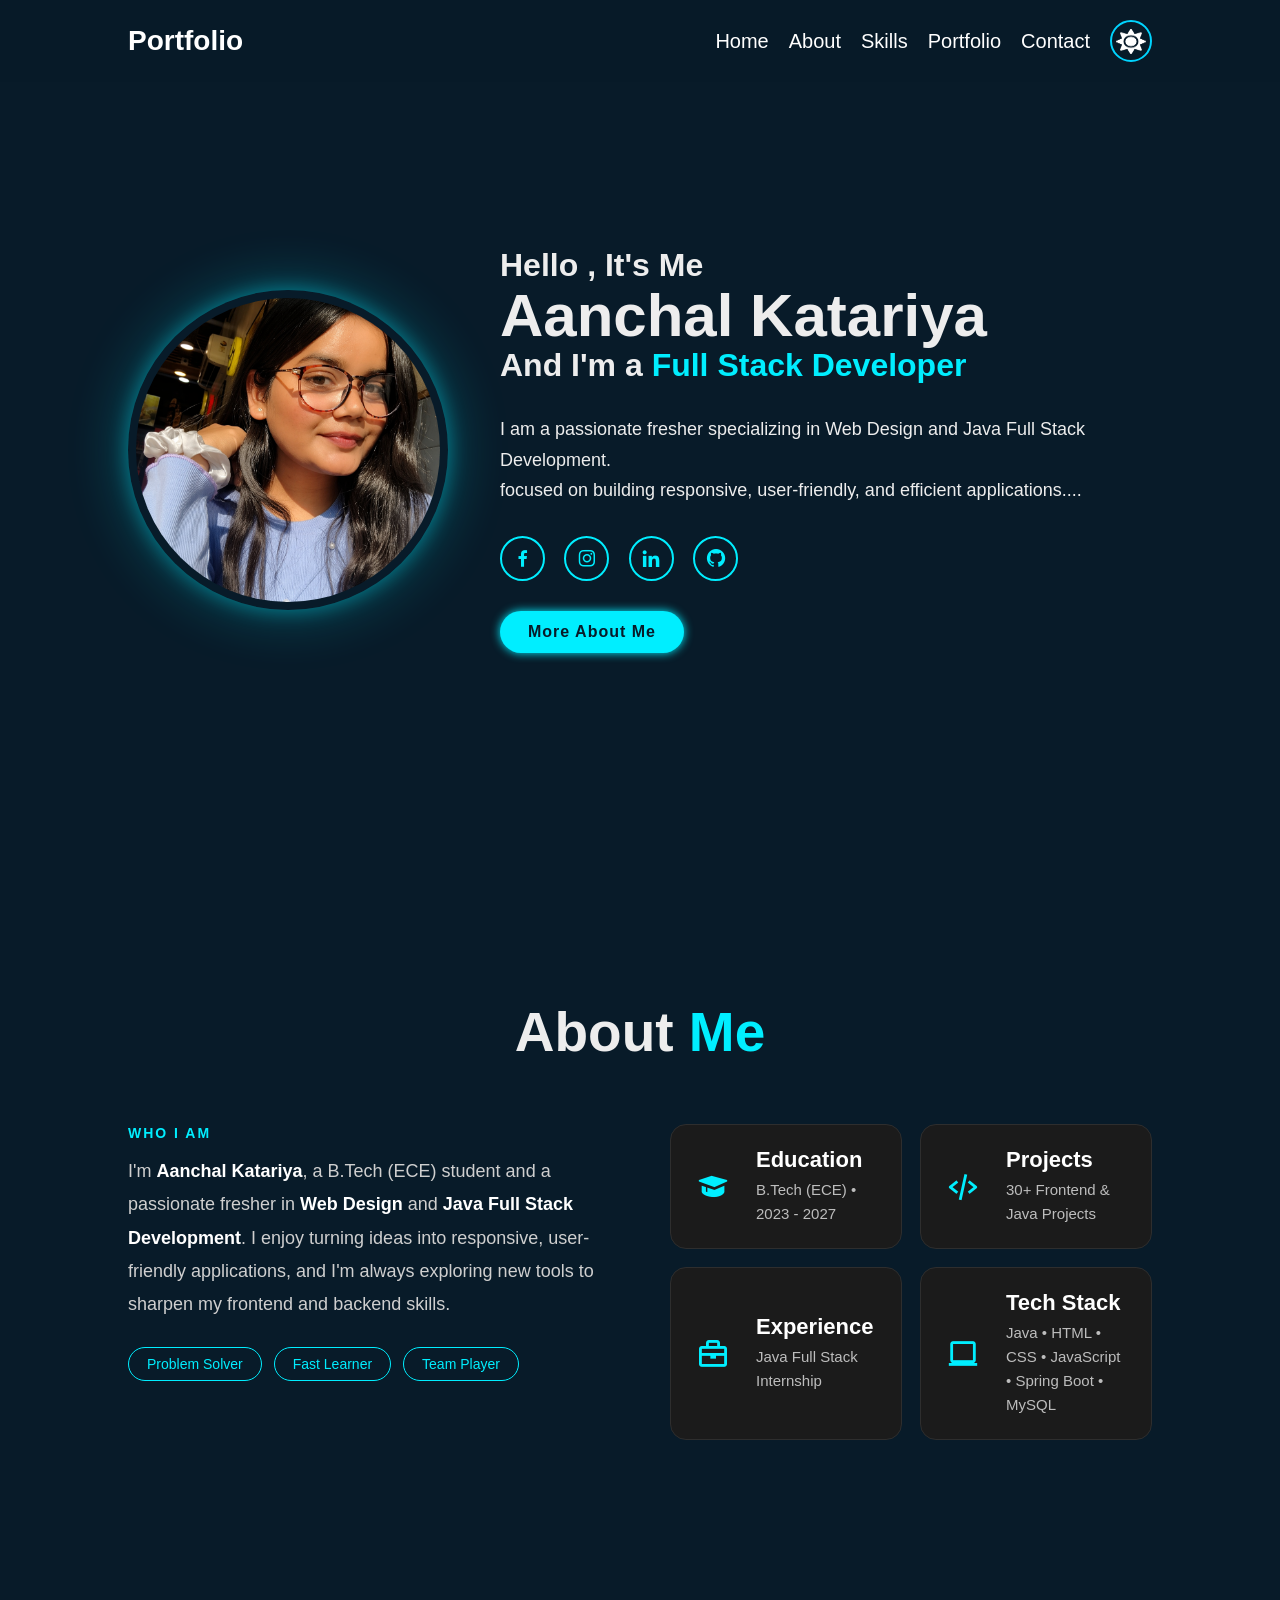
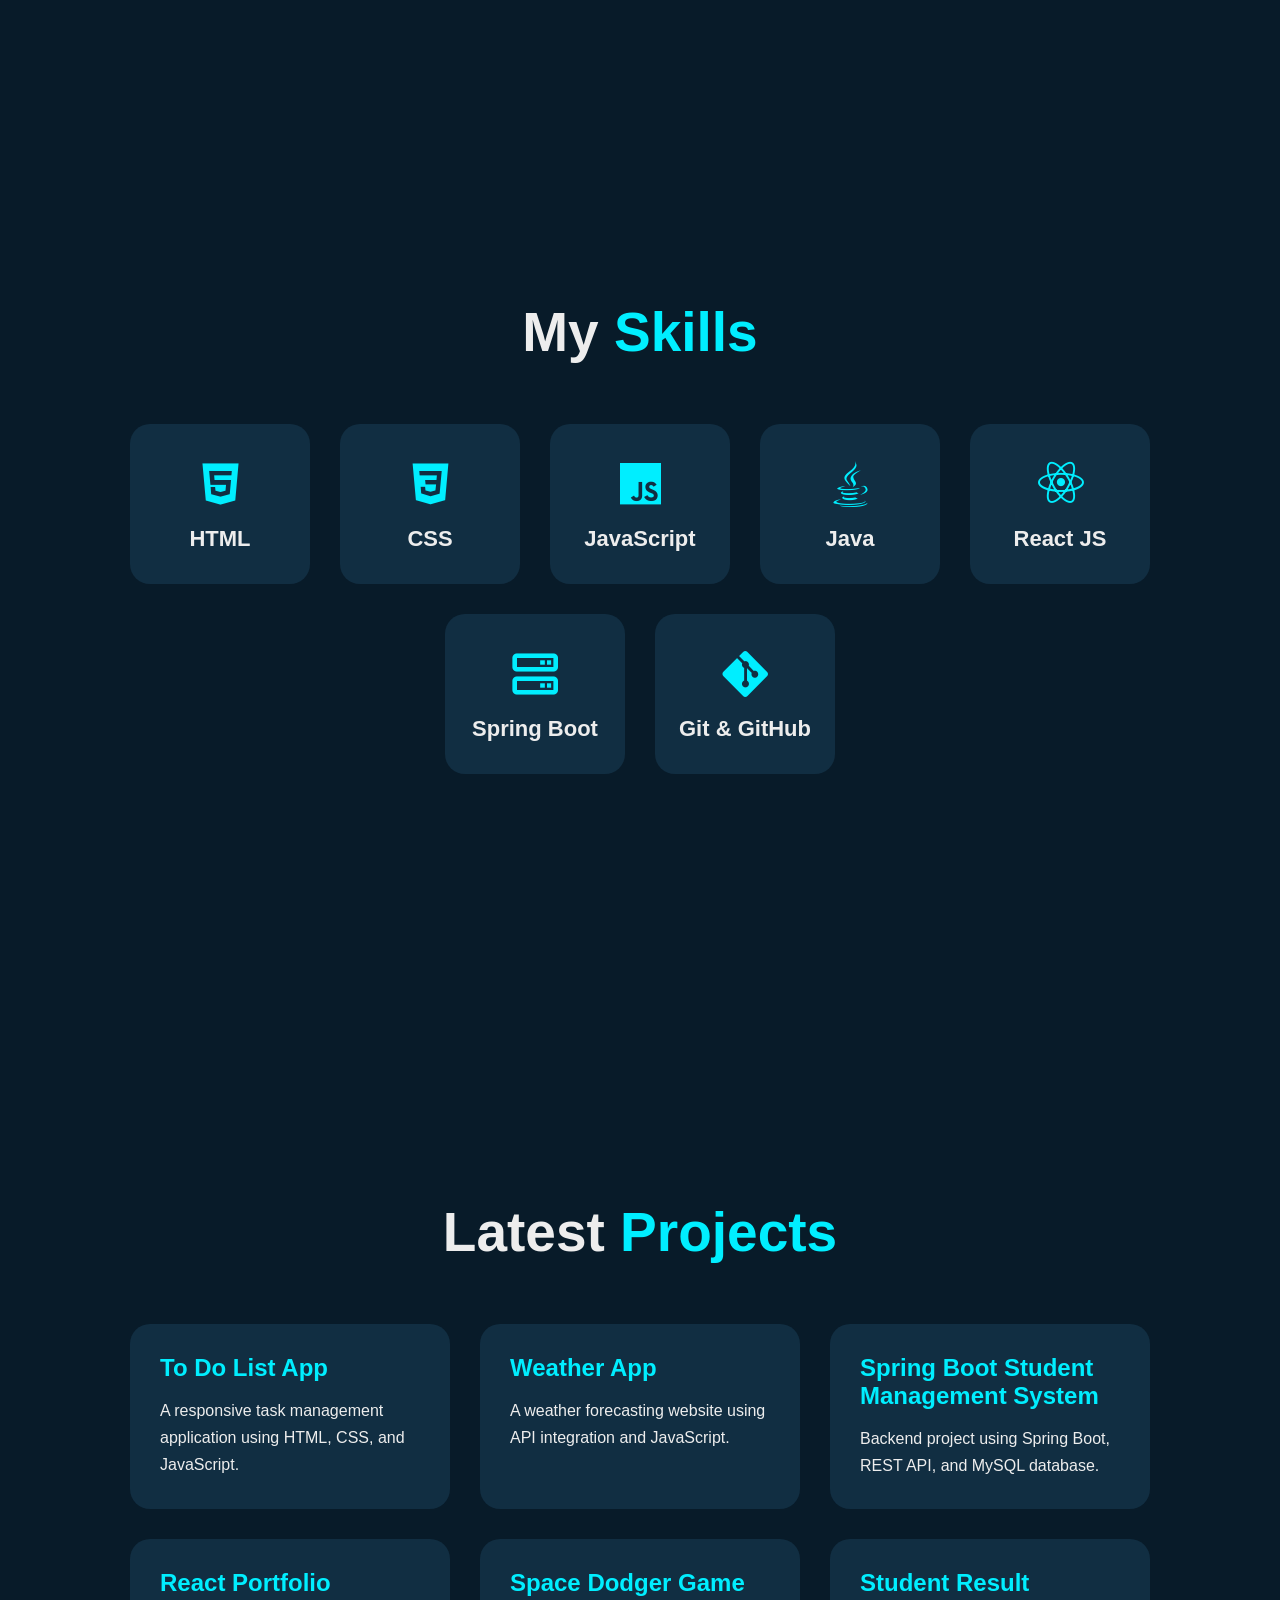
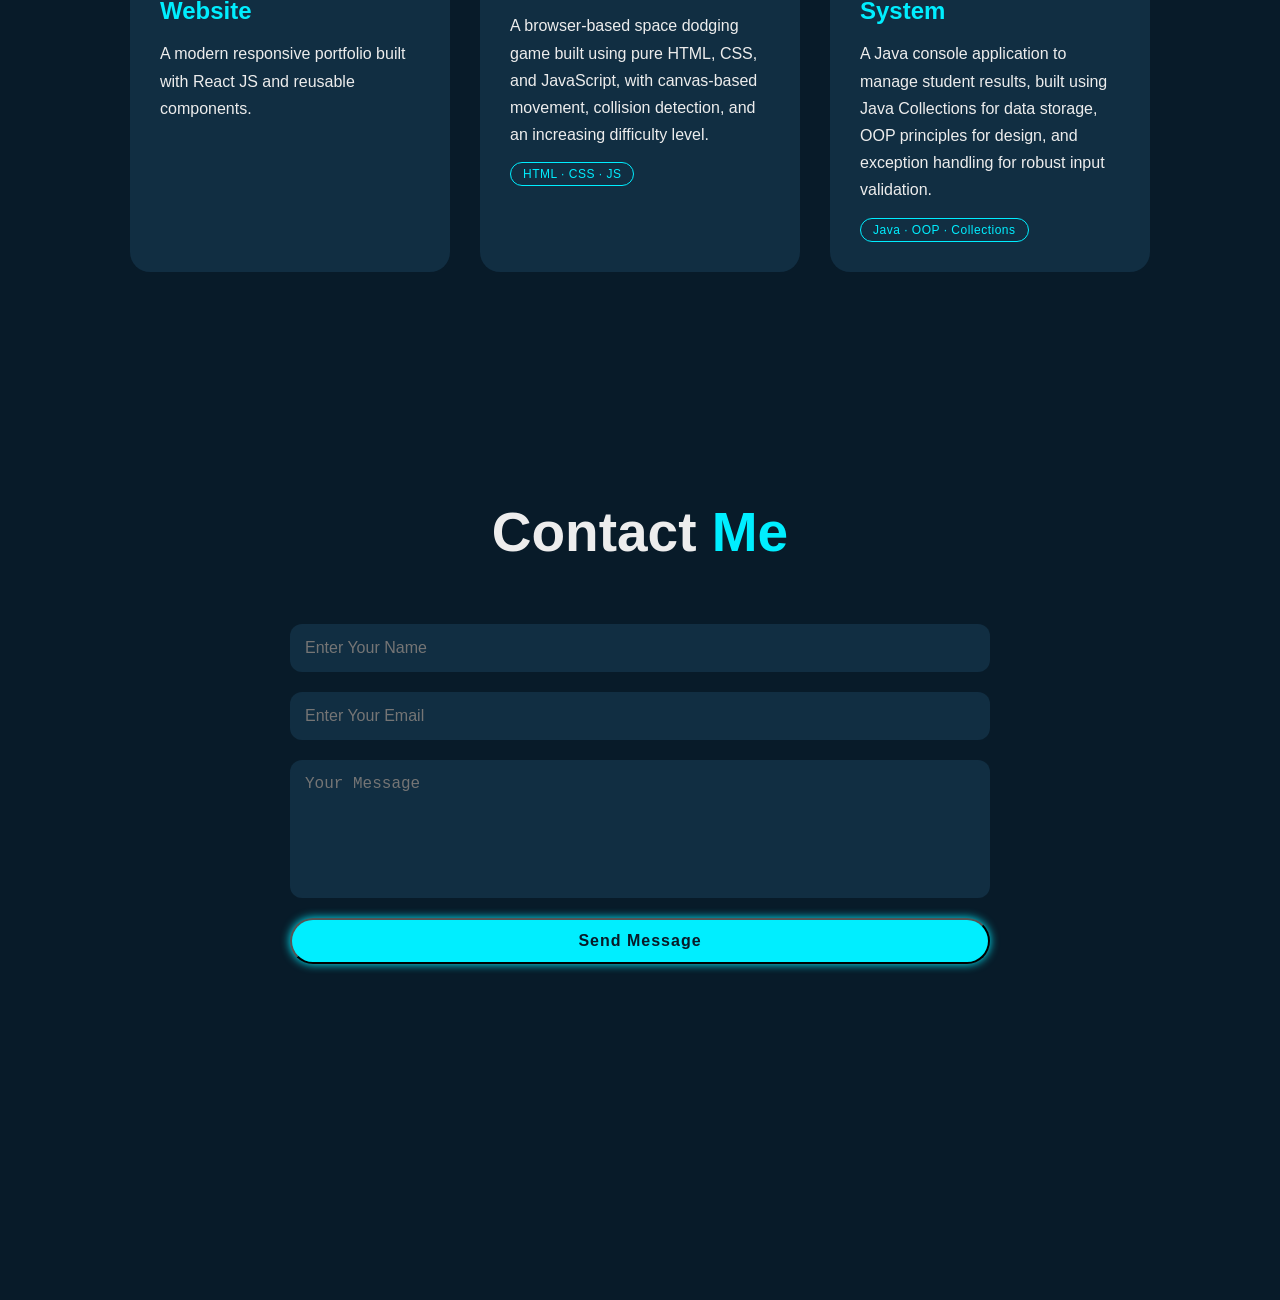
<file: index.html>
<!DOCTYPE html>
<html lang="en">
<head>
<meta charset="UTF-8">
<meta name="viewport" content="width=device-width, initial-scale=1.0">
<title>My Portfolio</title>
<link rel="stylesheet" href="style.css">
<link href='https://unpkg.com/boxicons@2.1.4/css/boxicons.min.css' rel='stylesheet'>
</head>
<body>
 
<header class="header">
    <a href="#" class="logo">Portfolio</a>
 
    <nav class = "navbar">
        <a href="#home" style="--i:1" class="active">Home</a>
        <a href="#about" style="--i:2">About</a>
        <a href="#skills" style="--i:3">Skills</a>
        <a href="#portfolio" style="--i:4">Portfolio</a>
        <a href="#contact" style="--i:5">Contact</a>
        <button onclick="change()" class="theme-btn">
            <img src="sun.png" id="icon">
        </button>
    </nav>
</header>
 
<section class="home" id="home">
 
    <div class="home-img">
        <img src="aanchal's photo.png" alt="Aanchal katariya">
        <div class="img-border"></div>
    </div>
 
    <div class="home-content">
        <h3>Hello , It's Me</h3>
        <h1>Aanchal Katariya</h1>
        <h3>And I'm a <span id="element">Full Stack Developer</span></h3>
        <p>I am a passionate fresher specializing in Web Design and Java Full Stack Development.
            <br>focused on building responsive, user-friendly, and efficient applications....
        </p>
 
        <div class="home-sci">
            <a href="https://facebook.com/Aanchal Katariya" target="_blank" style="--i:7">
                <i class='bx bxl-facebook'></i>
            </a>
            <a href="https://instagram.com/aanchal_katariya05" target="_blank" style="--i:8">
                <i class='bx bxl-instagram'></i>
            </a>
            <a href="https://linkedin.com/in/aanchal-katariya" target="_blank" style="--i:9">
                <i class='bx bxl-linkedin'></i>
            </a>
            <a href="https://github.com/aanchal-katariya05" target="_blank" style="--i:10">
                <i class='bx bxl-github'></i>
            </a>
        </div>
 
        <a href="#" class="btn-box">
            More About Me
        </a>
    </div>
 
    <!-- here is the about section -->
    <div >
 
    </div>
 
</section>
 
<!-- this is my about section -->
 
<section class="about" id="about">
    <h2 class="section-title">About <span>Me</span></h2>
 
    <div class="about-content">
 
        <div class="about-left">
            <span class="about-label">Who I Am</span>
            <p class="about-text">
                I'm <strong>Aanchal Katariya</strong>, a B.Tech (ECE) student and a passionate fresher in
                <strong>Web Design</strong> and <strong>Java Full Stack Development</strong>. I enjoy turning
                ideas into responsive, user-friendly applications, and I'm always exploring new tools to
                sharpen my frontend and backend skills.
            </p>
            <div class="about-highlights">
                <span class="highlight-chip">Problem Solver</span>
                <span class="highlight-chip">Fast Learner</span>
                <span class="highlight-chip">Team Player</span>
            </div>
        </div>
 
        <div class="about-info">
 
            <div class="info-card">
                <i class='bx bxs-graduation'></i>
                <div>
                    <h3>Education</h3>
                    <p>B.Tech (ECE) • 2023 - 2027</p>
                </div>
            </div>
 
            <div class="info-card">
                <i class='bx bx-code-alt'></i>
                <div>
                    <h3>Projects</h3>
                    <p>30+ Frontend & Java Projects</p>
                </div>
            </div>
 
            <div class="info-card">
                <i class='bx bx-briefcase'></i>
                <div>
                    <h3>Experience</h3>
                    <p>Java Full Stack Internship</p>
                </div>
            </div>
 
            <div class="info-card">
                <i class='bx bx-laptop'></i>
                <div>
                    <h3>Tech Stack</h3>
                    <p>Java • HTML • CSS • JavaScript • Spring Boot • MySQL</p>
                </div>
            </div>
 
        </div>
 
    </div>
</section>
 
<!-- this is my skills section -->
 
<section class="skills" id="skills">
    <h2 class="section-title">My <span>Skills</span></h2>
 
    <div class="skills-container">
 
        <div class="skill-box">
            <i class='bx bxl-html5'></i>
            <h3>HTML</h3>
        </div>
 
        <div class="skill-box">
            <i class='bx bxl-css3'></i>
            <h3>CSS</h3>
        </div>
 
        <div class="skill-box">
            <i class='bx bxl-javascript'></i>
            <h3>JavaScript</h3>
        </div>
 
        <div class="skill-box">
            <i class='bx bxl-java'></i>
            <h3>Java</h3>
        </div>
 
        <div class="skill-box">
            <i class='bx bxl-react'></i>
            <h3>React JS</h3>
        </div>
 
        <div class="skill-box">
            <i class='bx bx-server'></i>
            <h3>Spring Boot</h3>
        </div>
 
        <div class="skill-box">
            <i class='bx bxl-git'></i>
            <h3>Git & GitHub</h3>
        </div>
 
    </div>
</section>
 
<!-- this is my Portfolio section -->
 
<section class="portfolio" id="portfolio">
    <h2 class="section-title">Latest <span>Projects</span></h2>
 
    <div class="portfolio-container">
 
        <div class="project-card">
            <h3>To Do List App</h3>
            <p>
                A responsive task management application using HTML, CSS, and JavaScript.
            </p>
        </div>
 
        <div class="project-card">
            <h3>Weather App</h3>
            <p>
                A weather forecasting website using API integration and JavaScript.
            </p>
        </div>
 
        <div class="project-card">
            <h3>Spring Boot Student Management System</h3>
            <p>
                Backend project using Spring Boot, REST API, and MySQL database.
            </p>
        </div>
 
        <div class="project-card">
            <h3>React Portfolio Website</h3>
            <p>
                A modern responsive portfolio built with React JS and reusable components.
            </p>
        </div>
 
        <div class="project-card">
            <h3>Space Dodger Game</h3>
            <p>
                A browser-based space dodging game built using pure HTML, CSS, and JavaScript,
                with canvas-based movement, collision detection, and an increasing difficulty level.
            </p>
            <span class="project-tag">HTML · CSS · JS</span>
        </div>
 
        <div class="project-card">
            <h3>Student Result System</h3>
            <p>
                A Java console application to manage student results, built using Java Collections
                for data storage, OOP principles for design, and exception handling for robust input validation.
            </p>
            <span class="project-tag">Java · OOP · Collections</span>
        </div>
 
    </div>
</section>
 
<!-- this is my Contact section -->
 
<section class="contact" id="contact">
    <h2 class="section-title">Contact <span>Me</span></h2>
 
    <form>
        <input type="text" placeholder="Enter Your Name">
        <input type="email" placeholder="Enter Your Email">
        <textarea rows="6" placeholder="Your Message"></textarea>
        <button type="submit" class="btn-box">
            Send Message
        </button>
    </form>
</section>
 
<script src="main.js"></script>
</body>
</html>
</file>
<file: style.css>
*
{
   margin: 0;
   padding: 0;
   box-sizing: border-box;
}
 
html
{
    scroll-behavior: smooth;
}
 
body
{
    color: #ededed;
    font-family: 'Poppins', sans-serif;
    overflow-x: hidden;
    background: #081b29;
    transition: background .4s ease, color .4s ease;
}
 
/* HEADER */
 
.header
{
    position: fixed;
    top: 0;
    left: 0;
    width: 100%;
    padding: 20px 10%;
    background: rgba(8, 27, 41, 0.8);
    backdrop-filter: blur(10px);
    display: flex;
    flex-wrap: wrap;
    row-gap: 10px;
    justify-content: space-between;
    align-items: center;
    z-index: 100;
    transition: background .4s ease;
}
 
.logo
{
    font-size: 28px;
    color: #fff;
    text-decoration: none;
    font-weight: 700;
    opacity: 0;
    animation: slideRight 1s ease forwards;
}
 
.navbar
{
    display: flex;
    flex-wrap: wrap;
    justify-content: flex-end;
    align-items: center;
    gap: 15px 20px;
}
 
.navbar a
{
    font-size: 20px;
    color: #fff;
    text-decoration: none;
    font-weight: 500;
    transition: .3s;
    opacity: 0;
    animation: slideTop .5s ease forwards;
}
 
.navbar a:hover
{
    color: #0ef;
}
 
  #icon {
    width: 30px;
    height: 25px;
    cursor: pointer;
}
 
.theme-btn{
    width: 42px;
    height: 42px;
    border-radius: 50%;
    background: transparent;
    border: 2px solid #00d4ff;
    color: #00d4ff;
    display: flex;
    align-items: center;
    justify-content: center;
    cursor: pointer;
    transition: .3s;
}
 
.theme-btn:hover{
    background: #00d4ff;
    color: #fff;
}
 
/* HOME SECTION */
 
.home
{
    position: relative;
    width: 100%;
    min-height: 100vh;
    background: #081b29;
    display: flex;
    justify-content: space-between;
    align-items: center;
    padding: 100px 10%;
    gap: 50px;
}
 
.home-content
{
    max-width: 600px;
}
 
.home-content h3
{
    font-size: 32px;
    font-weight: 700;
    opacity: 0;
    animation: slideBottom 1s ease forwards;
}
 
.home-content h3:nth-of-type(2)
{
    margin-bottom: 30px;
    animation: slideTop 1s ease forwards;
    animation-delay: .7s;
}
 
.home-content h3 span
{
    color: #0ef;
}
 
.home-content h1
{
   font-size: 60px;
   font-weight: 700;
   margin: -3px 0;
   opacity: 0;
   animation: slideRight 1s ease forwards;
   animation-delay: 1s;
}
 
.home-content p
{
    font-size: 18px;
    line-height: 1.7;
    opacity: 0;
    animation: slideLeft 1s ease forwards;
    animation-delay: 1s;
}
 
/* SOCIAL ICONS */
 
.home-sci a
{
    display: inline-flex;
    justify-content: center;
    align-items: center;
    width: 45px;
    height: 45px;
    border: 2px solid #0ef;
    border-radius: 50%;
    font-size: 22px;
    color: #0ef;
    text-decoration: none;
    margin: 30px 15px 30px 0;
    transition: .5s ease;
    opacity: 0;
    animation: slideLeft 1s ease forwards;
    animation-delay: calc(.2s * var(--i));
}
 
.home-sci a:hover
{
    background: #0ef;
    color: #081b29;
    box-shadow: 0 0 25px #0ef;
    transform: translateY(-5px);
}
 
/* BUTTON */
 
.btn-box
{
    display: inline-block;
    padding: 12px 28px;
    background: #0ef;
    border-radius: 30px;
    text-decoration: none;
    color: #081b29;
    font-weight: 600;
    font-size: 16px;
    letter-spacing: 1px;
    transition: .4s;
    opacity: 0;
    animation: slideTop 1s ease forwards;
    animation-delay: 2s;
    box-shadow: 0 0 10px #0ef;
}
 
.btn-box:hover
{
    box-shadow: 0 0 40px #0ef;
    transform: scale(1.05);
}
 
/* HOME IMAGE */
 
.home-img
{
   position: relative;
   width: 320px;
   height: 320px;
   animation: float 6s ease-in-out infinite;
}
 
.home-img img
{
    width: 100%;
    height: 100%;
    object-fit: cover;
    border-radius: 50%;
    border: 8px solid transparent;
    background: conic-gradient(
        from 0deg,
        #0ef,
        #0cf,
        #00f,
        #0ef
    );
    background-clip: padding-box;
    box-shadow:
        0 0 20px rgba(0, 238, 255, 0.4),
        0 0 60px rgba(0, 238, 255, 0.3);
}
 
.img-border
{
    position: absolute;
    inset: -12px;
    background: conic-gradient(
        from 0deg,
        transparent,
        #0ef,
        #00f,
        transparent
    );
    border-radius: 50%;
    z-index: -1;
    animation: rotate 10s linear infinite;
}
 
/* COMMON SECTION */
 
.about,
.skills,
.portfolio,
.contact
{
    min-height: 100vh;
    padding: 100px 10%;
    background: #081b29;
}
 
.section-title
{
    text-align: center;
    font-size: 55px;
    margin-bottom: 60px;
}
 
.section-title span
{
    color: #0ef;
}
 
/* ABOUT */
 
.about-content{
    display:flex;
    align-items:flex-start;
    gap:60px;
    max-width:1100px;
    margin:0 auto;
}
 
.about-left{
    flex:1;
    min-width:280px;
}
 
.about-label{
    display:inline-block;
    font-size:14px;
    font-weight:600;
    letter-spacing:2px;
    text-transform:uppercase;
    color:#0ef;
    margin-bottom:14px;
}
 
.about-text{
    font-size:18px;
    line-height:1.85;
    color:#cfcfcf;
}
 
.about-text strong{
    color:#fff;
    font-weight:600;
}
 
.about-highlights{
    display:flex;
    flex-wrap:wrap;
    gap:12px;
    margin-top:26px;
}
 
.highlight-chip{
    padding:8px 18px;
    font-size:14px;
    border-radius:30px;
    border:1px solid #0ef;
    color:#0ef;
}
 
.about-info{
    flex:1;
    min-width:300px;
    display:grid;
    grid-template-columns:1fr 1fr;
    gap:18px;
}
 
.info-card{
    display:flex;
    align-items:center;
    gap:20px;
    padding:22px 25px;
    border-radius:16px;
    background:#1b1b1b;
    border:1px solid #2e2e2e;
    transition:.3s;
    position:relative;
    overflow:hidden;
}
 
.info-card::before
{
    content: '';
    position: absolute;
    top: 0;
    left: -150%;
    width: 60%;
    height: 100%;
    background: linear-gradient(
        100deg,
        transparent,
        rgba(0,238,255,0.25),
        transparent
    );
    transition: .6s ease;
}
 
.info-card:hover::before
{
    left: 150%;
}
 
.info-card i{
    font-size:34px;
    color:#0ef;
    min-width:40px;
}
 
.info-card h3{
    color:#fff;
    margin-bottom:5px;
    font-size:22px;
}
 
.info-card p{
    color:#bdbdbd;
    font-size:15px;
    line-height:1.6;
}
 
.info-card:hover{
    transform:translateX(8px);
    border-color:#0ef;
    box-shadow:0 0 20px rgba(0,238,255,.25);
}
 
body.light-mode .about-text{
    color:#444;
}
 
body.light-mode .about-text strong{
    color:#111;
}
 
body.light-mode .about-label{
    color:#0097a7;
}
 
body.light-mode .highlight-chip{
    color:#0097a7;
    border-color:#0097a7;
}
 
body.light-mode .info-card{
    background:#fff;
    border:1px solid #e7e7e7;
    box-shadow:0 8px 20px rgba(0,0,0,.08);
}
 
body.light-mode .info-card h3{
    color:#111;
}
 
body.light-mode .info-card p{
    color:#666;
}
 
body.light-mode .info-card i{
    color:#00bcd4;
}
 
 
/* SKILLS */
 
.skills-container
{
    display: flex;
    flex-wrap: wrap;
    justify-content: center;
    gap: 30px;
}
 
.skill-box
{
    width: 180px;
    padding: 30px 20px;
    background: #112e42;
    border-radius: 20px;
    border: 2px solid transparent;
    text-align: center;
    transition: .5s ease;
    cursor: pointer;
}
 
.skill-box:hover
{
    transform: translateY(-10px);
    border-color: #0ef;
    box-shadow: 0 0 25px rgba(0, 238, 255, 0.5);
}
 
.skill-box i
{
    font-size: 55px;
    color: #0ef;
    margin-bottom: 15px;
}
 
.skill-box h3
{
    font-size: 22px;
}
 
/* PORTFOLIO */
 
.portfolio-container
{
    display: flex;
    flex-wrap: wrap;
    justify-content: center;
    gap: 30px;
}
 
.project-card
{
    width: 320px;
    padding: 30px;
    background: #112e42;
    border-radius: 20px;
    transition: .5s;
    position: relative;
    overflow: hidden;
}
 
.project-card::before
{
    content: '';
    position: absolute;
    top: -100%;
    left: 0;
    width: 100%;
    height: 100%;
    background: linear-gradient(
        transparent,
        rgba(0,238,255,0.2),
        transparent
    );
    transition: .5s;
}
 
.project-card:hover::before
{
    top: 100%;
}
 
.project-card:hover
{
    transform: scale(1.05);
    box-shadow: 0 0 25px rgba(0,238,255,0.4);
}
 
.project-card h3
{
    color: #0ef;
    margin-bottom: 15px;
    font-size: 24px;
}
 
.project-card p
{
    line-height: 1.7;
}
 
.project-tag
{
    display: inline-block;
    margin-top: 14px;
    padding: 4px 12px;
    font-size: 12px;
    letter-spacing: .5px;
    color: #0ef;
    border: 1px solid #0ef;
    border-radius: 20px;
}
 
/* CONTACT */
 
.contact form
{
    max-width: 700px;
    margin: auto;
    display: flex;
    flex-direction: column;
    gap: 20px;
}
 
.contact input,
.contact textarea
{
    padding: 15px;
    border: none;
    outline: none;
    border-radius: 12px;
    background: #112e42;
    color: white;
    font-size: 16px;
}
 
.contact textarea
{
    resize: none;
}
 
/* ANIMATIONS */
 
@keyframes slideRight
{
    0%
    {
        transform: translateX(-100px);
        opacity: 0;
    }
 
    100%
    {
        transform: translateX(0);
        opacity: 1;
    }
}
 
@keyframes slideLeft
{
    0%
    {
        transform: translateX(100px);
        opacity: 0;
    }
 
    100%
    {
        transform: translateX(0);
        opacity: 1;
    }
}
 
@keyframes slideTop
{
    0%
    {
        transform: translateY(100px);
        opacity: 0;
    }
 
    100%
    {
        transform: translateY(0);
        opacity: 1;
    }
}
 
@keyframes slideBottom
{
    0%
    {
        transform: translateY(-100px);
        opacity: 0;
    }
 
    100%
    {
        transform: translateY(0);
        opacity: 1;
    }
}
 
@keyframes float
{
    0%,100%
    {
        transform: translateY(0px);
    }
 
    50%
    {
        transform: translateY(-20px);
    }
}
 
@keyframes rotate
{
    0%
    {
        transform: rotate(0deg);
    }
 
    100%
    {
        transform: rotate(360deg);
    }
}
 
/* RESPONSIVE */
 
@media (max-width: 991px)
{
    .home
    {
        flex-direction: column;
        text-align: center;
    }
 
    .about-content
    {
        flex-direction: column;
    }
 
    .about-info
    {
        width: 100%;
    }
 
    .navbar
    {
        gap: 15px;
    }
 
    .navbar a
    {
        font-size: 18px;
    }
 
    .home-content h1
    {
        font-size: 45px;
    }
 
    .section-title
    {
        font-size: 40px;
    }
}
 
@media (max-width: 768px)
{
    .header
    {
        padding: 20px 5%;
    }
 
    .home,
    .skills,
    .portfolio,
    .contact
    {
        padding: 100px 5%;
    }
 
    .home-img
    {
        width: 250px;
        height: 250px;
    }
 
    
    .skill-box
    {
        width: 150px;
    }
 
    .project-card
    {
        width: 100%;
    }
}
 
@media (max-width: 768px)
{
    .header
    {
        flex-direction: column;
        padding: 15px 5%;
        gap: 15px;
    }
 
    .navbar
    {
        flex-wrap: wrap;
        justify-content: center;
        gap: 10px;
    }
 
    .navbar a
    {
        margin-left: 0;
        font-size: 16px;
    }
 
       
    .home
    {
        flex-direction: column;
        text-align: center;
        padding-top: 150px;
    }
 
    .home-content h1
    {
        font-size: 38px;
    }
 
    .home-content h3
    {
        font-size: 24px;
    }
 
    .home-content p
    {
        font-size: 16px;
    }
 
    .home-img
    {
        width: 220px;
        height: 220px;
    }
 
    .about-info
    {
        grid-template-columns: 1fr;
    }
 
    .section-title
    {
        font-size: 35px;
    }
 
    .skills-container
    {
        gap: 15px;
    }
 
    .skill-box
    {
        width: 140px;
        padding: 20px;
    }
 
    .project-card
    {
        width: 100%;
    }
 
    .contact form
    {
        width: 100%;
    }
}
 
/* LIGHT MODE (toggle target: body.light-mode) */
 
body.light-mode
{
    background: #f5f5f5;
    color: #111;
}
 
body.light-mode .header
{
    background: rgba(255,255,255,0.9);
}
 
body.light-mode .home,
body.light-mode .about,
body.light-mode .skills,
body.light-mode .portfolio,
body.light-mode .contact
{
    background: #f5f5f5;
    color: #111;
}
 
body.light-mode .logo,
body.light-mode .navbar a,
body.light-mode h1,
body.light-mode h2,
body.light-mode h3,
body.light-mode p
{
    color: #111;
}
 
body.light-mode .home-content h3 span,
body.light-mode .section-title span
{
    color: #0097a7;
}
 
body.light-mode .skill-box,
body.light-mode .project-card,
body.light-mode input,
body.light-mode textarea
{
    background: #fff;
    color: #111;
    border: 1px solid #ddd;
}
 
body.light-mode .project-card h3
{
    color: #0097a7;
}
 
body.light-mode .project-tag
{
    color: #0097a7;
    border-color: #0097a7;
}
 
body.light-mode .home-sci a,
body.light-mode .theme-btn
{
    border-color: #0097a7;
    color: #0097a7;
}
 
body.light-mode .home-sci a:hover
{
    background: #0097a7;
    color: #fff;
    box-shadow: 0 0 25px #0097a7;
}
 
body.light-mode .btn-box
{
    background: #0097a7;
    color: #fff;
    box-shadow: 0 0 10px #0097a7;
}
</file>
